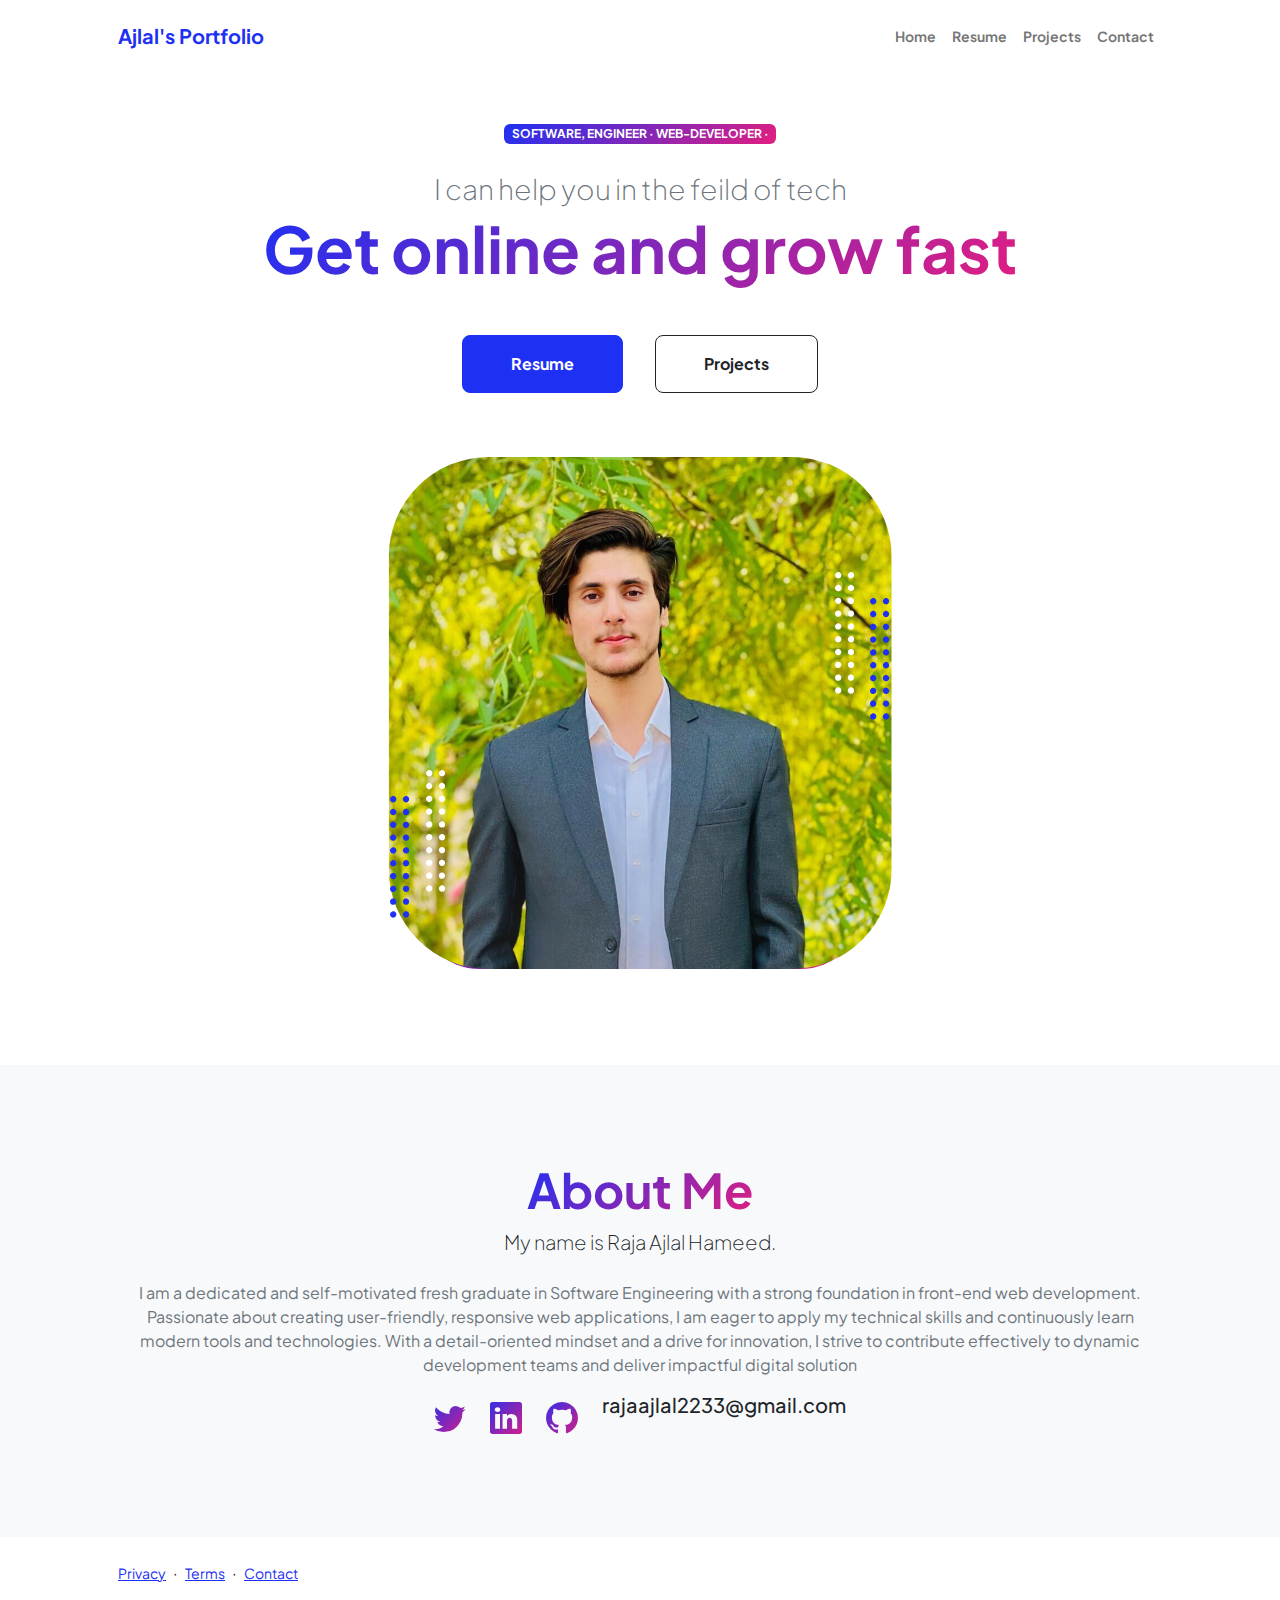
<file: index.html>
<!DOCTYPE html>
<html lang="en">
    <head>
        <meta charset="utf-8" />
        <meta name="viewport" content="width=device-width, initial-scale=1, shrink-to-fit=no" />
        <meta name="description" content="" />
        <meta name="author" content="" />
        <title>Ajlal's Resume</title>
        <!-- Favicon-->
        <link rel="icon" type="image/x-icon" href="assets/favicon.ico" />
        <!-- Custom Google font-->
        <link rel="preconnect" href="https://fonts.googleapis.com" />
        <link rel="preconnect" href="https://fonts.gstatic.com" crossorigin />
        <link href="https://fonts.googleapis.com/css2?family=Plus+Jakarta+Sans:wght@100;200;300;400;500;600;700;800;900&amp;display=swap" rel="stylesheet" />
        <!-- Bootstrap icons-->
        <link href="https://cdn.jsdelivr.net/npm/bootstrap-icons@1.8.1/font/bootstrap-icons.css" rel="stylesheet" />
        <!-- Core theme CSS (includes Bootstrap)-->
        <link href="css/styles.css" rel="stylesheet" />
    </head>
    <body class="d-flex flex-column h-100">
        <main class="flex-shrink-0">
            <!-- Navigation-->
            <nav class="navbar navbar-expand-lg navbar-light bg-white py-3">
                <div class="container px-5">
                    <a class="navbar-brand" href="index.html"><span class="fw-bolder text-primary">Ajlal's Portfolio</span></a>
                    <button class="navbar-toggler" type="button" data-bs-toggle="collapse" data-bs-target="#navbarSupportedContent" aria-controls="navbarSupportedContent" aria-expanded="false" aria-label="Toggle navigation"><span class="navbar-toggler-icon"></span></button>
                    <div class="collapse navbar-collapse" id="navbarSupportedContent">
                        <ul class="navbar-nav ms-auto mb-2 mb-lg-0 small fw-bolder">
                            <li class="nav-item"><a class="nav-link" href="index.html">Home</a></li>
                            <li class="nav-item"><a class="nav-link" href="resume.html">Resume</a></li>
                            <li class="nav-item"><a class="nav-link" href="projects.html">Projects</a></li>
                            <li class="nav-item"><a class="nav-link" href="contact.html">Contact</a></li>
                        </ul>
                    </div>
                </div>
            </nav>
            <!-- Header-->
            <header class="py-5">
                <div class="container px-5 pb-5">
                    <div class="row gx-5 align-items-center">
                        <div class="col-xxl-5">
                            <!-- Header text content-->
                            <div class="text-center text-xxl-start">
                                <div class="badge bg-gradient-primary-to-secondary text-white mb-4"><div class="text-uppercase">Software, Engineer &middot; Web-Developer &middot; </div></div>
                                <div class="fs-3 fw-light text-muted">I can help you in the feild of tech</div>
                                <h1 class="display-3 fw-bolder mb-5"><span class="text-gradient d-inline">Get online and grow fast</span></h1>
                                <div class="d-grid gap-3 d-sm-flex justify-content-sm-center justify-content-xxl-start mb-3">
                                    <a class="btn btn-primary btn-lg px-5 py-3 me-sm-3 fs-6 fw-bolder" href="resume.html">Resume</a>
                                    <a class="btn btn-outline-dark btn-lg px-5 py-3 fs-6 fw-bolder" href="projects.html">Projects</a>
                                </div>
                            </div>
                        </div>
                        <div class="col-xxl-7">
                            <!-- Header profile picture-->
                            <div class="d-flex justify-content-center mt-5 mt-xxl-0">
                                <div class="profile bg-gradient-primary-to-secondary">
                                    <!-- TIP: For best results, use a photo with a transparent background like the demo example below-->
                                    <!-- Watch a tutorial on how to do this on YouTube (link)-->
                                    <img class="profile-img" src="
                                    assets/picture.jpeg" alt="..." />
                                    <div class="dots-1">
                                        <!-- SVG Dots-->
                                        <svg version="1.1" xmlns="http://www.w3.org/2000/svg" xmlns:xlink="http://www.w3.org/1999/xlink" x="0px" y="0px" viewBox="0 0 191.6 1215.4" style="enable-background: new 0 0 191.6 1215.4" xml:space="preserve">
                                            <g transform="translate(0.000000,1280.000000) scale(0.100000,-0.100000)">
                                                <path d="M227.7,12788.6c-105-35-200-141-222-248c-43-206,163-412,369-369c155,32,275,190,260,339c-11,105-90,213-190,262        C383.7,12801.6,289.7,12808.6,227.7,12788.6z"></path>
                                                <path d="M1507.7,12788.6c-151-50-253-216-222-362c25-119,136-230,254-255c194-41,395,142,375,339c-11,105-90,213-190,262        C1663.7,12801.6,1569.7,12808.6,1507.7,12788.6z"></path>
                                                <path d="M227.7,11508.6c-105-35-200-141-222-248c-43-206,163-412,369-369c155,32,275,190,260,339c-11,105-90,213-190,262        C383.7,11521.6,289.7,11528.6,227.7,11508.6z"></path>
                                                <path d="M1507.7,11508.6c-151-50-253-216-222-362c25-119,136-230,254-255c194-41,395,142,375,339c-11,105-90,213-190,262        C1663.7,11521.6,1569.7,11528.6,1507.7,11508.6z"></path>
                                                <path d="M227.7,10228.6c-105-35-200-141-222-248c-43-206,163-412,369-369c155,32,275,190,260,339c-11,105-90,213-190,262        C383.7,10241.6,289.7,10248.6,227.7,10228.6z"></path>
                                                <path d="M1507.7,10228.6c-105-35-200-141-222-248c-43-206,163-412,369-369c155,32,275,190,260,339c-11,105-90,213-190,262        C1663.7,10241.6,1569.7,10248.6,1507.7,10228.6z"></path>
                                                <path d="M227.7,8948.6c-105-35-200-141-222-248c-43-206,163-412,369-369c155,32,275,190,260,339c-11,105-90,213-190,262        C383.7,8961.6,289.7,8968.6,227.7,8948.6z"></path>
                                                <path d="M1507.7,8948.6c-105-35-200-141-222-248c-43-206,163-412,369-369c155,32,275,190,260,339c-11,105-90,213-190,262        C1663.7,8961.6,1569.7,8968.6,1507.7,8948.6z"></path>
                                                <path d="M227.7,7668.6c-105-35-200-141-222-248c-43-206,163-412,369-369c155,32,275,190,260,339c-11,105-90,213-190,262        C383.7,7681.6,289.7,7688.6,227.7,7668.6z"></path>
                                                <path d="M1507.7,7668.6c-105-35-200-141-222-248c-43-206,163-412,369-369c155,32,275,190,260,339c-11,105-90,213-190,262        C1663.7,7681.6,1569.7,7688.6,1507.7,7668.6z"></path>
                                                <path d="M227.7,6388.6c-105-35-200-141-222-248c-43-206,163-412,369-369c155,32,275,190,260,339c-11,105-90,213-190,262        C383.7,6401.6,289.7,6408.6,227.7,6388.6z"></path>
                                                <path d="M1507.7,6388.6c-105-35-200-141-222-248c-43-206,163-412,369-369c155,32,275,190,260,339c-11,105-90,213-190,262        C1663.7,6401.6,1569.7,6408.6,1507.7,6388.6z"></path>
                                                <path d="M227.7,5108.6c-105-35-200-141-222-248c-43-206,163-412,369-369c155,32,275,190,260,339c-11,105-90,213-190,262        C383.7,5121.6,289.7,5128.6,227.7,5108.6z"></path>
                                                <path d="M1507.7,5108.6c-105-35-200-141-222-248c-43-206,163-412,369-369c155,32,275,190,260,339c-11,105-90,213-190,262        C1663.7,5121.6,1569.7,5128.6,1507.7,5108.6z"></path>
                                                <path d="M227.7,3828.6c-105-35-200-141-222-248c-43-206,163-412,369-369c155,32,275,190,260,339c-11,105-90,213-190,262        C383.7,3841.6,289.7,3848.6,227.7,3828.6z"></path>
                                                <path d="M1507.7,3828.6c-105-35-200-141-222-248c-43-206,163-412,369-369c155,32,275,190,260,339c-11,105-90,213-190,262        C1663.7,3841.6,1569.7,3848.6,1507.7,3828.6z"></path>
                                                <path d="M227.7,2548.6c-105-35-200-141-222-248c-43-206,163-412,369-369c155,32,275,190,260,339c-11,105-90,213-190,262        C383.7,2561.6,289.7,2568.6,227.7,2548.6z"></path>
                                                <path d="M1507.7,2548.6c-105-35-200-141-222-248c-43-206,163-412,369-369c155,32,275,190,260,339c-11,105-90,213-190,262        C1663.7,2561.6,1569.7,2568.6,1507.7,2548.6z"></path>
                                                <path d="M227.7,1268.6c-105-35-200-141-222-248c-43-206,163-412,369-369c155,32,275,190,260,339c-11,105-90,213-190,262        C383.7,1281.6,289.7,1288.6,227.7,1268.6z"></path>
                                                <path d="M1507.7,1268.6c-105-35-200-141-222-248c-43-206,163-412,369-369c155,32,275,190,260,339c-11,105-90,213-190,262        C1663.7,1281.6,1569.7,1288.6,1507.7,1268.6z"></path>
                                            </g>
                                        </svg>
                                        <!-- END of SVG dots-->
                                    </div>
                                    <div class="dots-2">
                                        <!-- SVG Dots-->
                                        <svg version="1.1" xmlns="http://www.w3.org/2000/svg" xmlns:xlink="http://www.w3.org/1999/xlink" x="0px" y="0px" viewBox="0 0 191.6 1215.4" style="enable-background: new 0 0 191.6 1215.4" xml:space="preserve">
                                            <g transform="translate(0.000000,1280.000000) scale(0.100000,-0.100000)">
                                                <path d="M227.7,12788.6c-105-35-200-141-222-248c-43-206,163-412,369-369c155,32,275,190,260,339c-11,105-90,213-190,262        C383.7,12801.6,289.7,12808.6,227.7,12788.6z"></path>
                                                <path d="M1507.7,12788.6c-151-50-253-216-222-362c25-119,136-230,254-255c194-41,395,142,375,339c-11,105-90,213-190,262        C1663.7,12801.6,1569.7,12808.6,1507.7,12788.6z"></path>
                                                <path d="M227.7,11508.6c-105-35-200-141-222-248c-43-206,163-412,369-369c155,32,275,190,260,339c-11,105-90,213-190,262        C383.7,11521.6,289.7,11528.6,227.7,11508.6z"></path>
                                                <path d="M1507.7,11508.6c-151-50-253-216-222-362c25-119,136-230,254-255c194-41,395,142,375,339c-11,105-90,213-190,262        C1663.7,11521.6,1569.7,11528.6,1507.7,11508.6z"></path>
                                                <path d="M227.7,10228.6c-105-35-200-141-222-248c-43-206,163-412,369-369c155,32,275,190,260,339c-11,105-90,213-190,262        C383.7,10241.6,289.7,10248.6,227.7,10228.6z"></path>
                                                <path d="M1507.7,10228.6c-105-35-200-141-222-248c-43-206,163-412,369-369c155,32,275,190,260,339c-11,105-90,213-190,262        C1663.7,10241.6,1569.7,10248.6,1507.7,10228.6z"></path>
                                                <path d="M227.7,8948.6c-105-35-200-141-222-248c-43-206,163-412,369-369c155,32,275,190,260,339c-11,105-90,213-190,262        C383.7,8961.6,289.7,8968.6,227.7,8948.6z"></path>
                                                <path d="M1507.7,8948.6c-105-35-200-141-222-248c-43-206,163-412,369-369c155,32,275,190,260,339c-11,105-90,213-190,262        C1663.7,8961.6,1569.7,8968.6,1507.7,8948.6z"></path>
                                                <path d="M227.7,7668.6c-105-35-200-141-222-248c-43-206,163-412,369-369c155,32,275,190,260,339c-11,105-90,213-190,262        C383.7,7681.6,289.7,7688.6,227.7,7668.6z"></path>
                                                <path d="M1507.7,7668.6c-105-35-200-141-222-248c-43-206,163-412,369-369c155,32,275,190,260,339c-11,105-90,213-190,262        C1663.7,7681.6,1569.7,7688.6,1507.7,7668.6z"></path>
                                                <path d="M227.7,6388.6c-105-35-200-141-222-248c-43-206,163-412,369-369c155,32,275,190,260,339c-11,105-90,213-190,262        C383.7,6401.6,289.7,6408.6,227.7,6388.6z"></path>
                                                <path d="M1507.7,6388.6c-105-35-200-141-222-248c-43-206,163-412,369-369c155,32,275,190,260,339c-11,105-90,213-190,262        C1663.7,6401.6,1569.7,6408.6,1507.7,6388.6z"></path>
                                                <path d="M227.7,5108.6c-105-35-200-141-222-248c-43-206,163-412,369-369c155,32,275,190,260,339c-11,105-90,213-190,262        C383.7,5121.6,289.7,5128.6,227.7,5108.6z"></path>
                                                <path d="M1507.7,5108.6c-105-35-200-141-222-248c-43-206,163-412,369-369c155,32,275,190,260,339c-11,105-90,213-190,262        C1663.7,5121.6,1569.7,5128.6,1507.7,5108.6z"></path>
                                                <path d="M227.7,3828.6c-105-35-200-141-222-248c-43-206,163-412,369-369c155,32,275,190,260,339c-11,105-90,213-190,262        C383.7,3841.6,289.7,3848.6,227.7,3828.6z"></path>
                                                <path d="M1507.7,3828.6c-105-35-200-141-222-248c-43-206,163-412,369-369c155,32,275,190,260,339c-11,105-90,213-190,262        C1663.7,3841.6,1569.7,3848.6,1507.7,3828.6z"></path>
                                                <path d="M227.7,2548.6c-105-35-200-141-222-248c-43-206,163-412,369-369c155,32,275,190,260,339c-11,105-90,213-190,262        C383.7,2561.6,289.7,2568.6,227.7,2548.6z"></path>
                                                <path d="M1507.7,2548.6c-105-35-200-141-222-248c-43-206,163-412,369-369c155,32,275,190,260,339c-11,105-90,213-190,262        C1663.7,2561.6,1569.7,2568.6,1507.7,2548.6z"></path>
                                                <path d="M227.7,1268.6c-105-35-200-141-222-248c-43-206,163-412,369-369c155,32,275,190,260,339c-11,105-90,213-190,262        C383.7,1281.6,289.7,1288.6,227.7,1268.6z"></path>
                                                <path d="M1507.7,1268.6c-105-35-200-141-222-248c-43-206,163-412,369-369c155,32,275,190,260,339c-11,105-90,213-190,262        C1663.7,1281.6,1569.7,1288.6,1507.7,1268.6z"></path>
                                            </g>
                                        </svg>
                                        <!-- END of SVG dots-->
                                    </div>
                                    <div class="dots-3">
                                        <!-- SVG Dots-->
                                        <svg version="1.1" xmlns="http://www.w3.org/2000/svg" xmlns:xlink="http://www.w3.org/1999/xlink" x="0px" y="0px" viewBox="0 0 191.6 1215.4" style="enable-background: new 0 0 191.6 1215.4" xml:space="preserve">
                                            <g transform="translate(0.000000,1280.000000) scale(0.100000,-0.100000)">
                                                <path d="M227.7,12788.6c-105-35-200-141-222-248c-43-206,163-412,369-369c155,32,275,190,260,339c-11,105-90,213-190,262        C383.7,12801.6,289.7,12808.6,227.7,12788.6z"></path>
                                                <path d="M1507.7,12788.6c-151-50-253-216-222-362c25-119,136-230,254-255c194-41,395,142,375,339c-11,105-90,213-190,262        C1663.7,12801.6,1569.7,12808.6,1507.7,12788.6z"></path>
                                                <path d="M227.7,11508.6c-105-35-200-141-222-248c-43-206,163-412,369-369c155,32,275,190,260,339c-11,105-90,213-190,262        C383.7,11521.6,289.7,11528.6,227.7,11508.6z"></path>
                                                <path d="M1507.7,11508.6c-151-50-253-216-222-362c25-119,136-230,254-255c194-41,395,142,375,339c-11,105-90,213-190,262        C1663.7,11521.6,1569.7,11528.6,1507.7,11508.6z"></path>
                                                <path d="M227.7,10228.6c-105-35-200-141-222-248c-43-206,163-412,369-369c155,32,275,190,260,339c-11,105-90,213-190,262        C383.7,10241.6,289.7,10248.6,227.7,10228.6z"></path>
                                                <path d="M1507.7,10228.6c-105-35-200-141-222-248c-43-206,163-412,369-369c155,32,275,190,260,339c-11,105-90,213-190,262        C1663.7,10241.6,1569.7,10248.6,1507.7,10228.6z"></path>
                                                <path d="M227.7,8948.6c-105-35-200-141-222-248c-43-206,163-412,369-369c155,32,275,190,260,339c-11,105-90,213-190,262        C383.7,8961.6,289.7,8968.6,227.7,8948.6z"></path>
                                                <path d="M1507.7,8948.6c-105-35-200-141-222-248c-43-206,163-412,369-369c155,32,275,190,260,339c-11,105-90,213-190,262        C1663.7,8961.6,1569.7,8968.6,1507.7,8948.6z"></path>
                                                <path d="M227.7,7668.6c-105-35-200-141-222-248c-43-206,163-412,369-369c155,32,275,190,260,339c-11,105-90,213-190,262        C383.7,7681.6,289.7,7688.6,227.7,7668.6z"></path>
                                                <path d="M1507.7,7668.6c-105-35-200-141-222-248c-43-206,163-412,369-369c155,32,275,190,260,339c-11,105-90,213-190,262        C1663.7,7681.6,1569.7,7688.6,1507.7,7668.6z"></path>
                                                <path d="M227.7,6388.6c-105-35-200-141-222-248c-43-206,163-412,369-369c155,32,275,190,260,339c-11,105-90,213-190,262        C383.7,6401.6,289.7,6408.6,227.7,6388.6z"></path>
                                                <path d="M1507.7,6388.6c-105-35-200-141-222-248c-43-206,163-412,369-369c155,32,275,190,260,339c-11,105-90,213-190,262        C1663.7,6401.6,1569.7,6408.6,1507.7,6388.6z"></path>
                                                <path d="M227.7,5108.6c-105-35-200-141-222-248c-43-206,163-412,369-369c155,32,275,190,260,339c-11,105-90,213-190,262        C383.7,5121.6,289.7,5128.6,227.7,5108.6z"></path>
                                                <path d="M1507.7,5108.6c-105-35-200-141-222-248c-43-206,163-412,369-369c155,32,275,190,260,339c-11,105-90,213-190,262        C1663.7,5121.6,1569.7,5128.6,1507.7,5108.6z"></path>
                                                <path d="M227.7,3828.6c-105-35-200-141-222-248c-43-206,163-412,369-369c155,32,275,190,260,339c-11,105-90,213-190,262        C383.7,3841.6,289.7,3848.6,227.7,3828.6z"></path>
                                                <path d="M1507.7,3828.6c-105-35-200-141-222-248c-43-206,163-412,369-369c155,32,275,190,260,339c-11,105-90,213-190,262        C1663.7,3841.6,1569.7,3848.6,1507.7,3828.6z"></path>
                                                <path d="M227.7,2548.6c-105-35-200-141-222-248c-43-206,163-412,369-369c155,32,275,190,260,339c-11,105-90,213-190,262        C383.7,2561.6,289.7,2568.6,227.7,2548.6z"></path>
                                                <path d="M1507.7,2548.6c-105-35-200-141-222-248c-43-206,163-412,369-369c155,32,275,190,260,339c-11,105-90,213-190,262        C1663.7,2561.6,1569.7,2568.6,1507.7,2548.6z"></path>
                                                <path d="M227.7,1268.6c-105-35-200-141-222-248c-43-206,163-412,369-369c155,32,275,190,260,339c-11,105-90,213-190,262        C383.7,1281.6,289.7,1288.6,227.7,1268.6z"></path>
                                                <path d="M1507.7,1268.6c-105-35-200-141-222-248c-43-206,163-412,369-369c155,32,275,190,260,339c-11,105-90,213-190,262        C1663.7,1281.6,1569.7,1288.6,1507.7,1268.6z"></path>
                                            </g>
                                        </svg>
                                        <!-- END of SVG dots-->
                                    </div>
                                    <div class="dots-4">
                                        <!-- SVG Dots-->
                                        <svg version="1.1" xmlns="http://www.w3.org/2000/svg" xmlns:xlink="http://www.w3.org/1999/xlink" x="0px" y="0px" viewBox="0 0 191.6 1215.4" style="enable-background: new 0 0 191.6 1215.4" xml:space="preserve">
                                            <g transform="translate(0.000000,1280.000000) scale(0.100000,-0.100000)">
                                                <path d="M227.7,12788.6c-105-35-200-141-222-248c-43-206,163-412,369-369c155,32,275,190,260,339c-11,105-90,213-190,262        C383.7,12801.6,289.7,12808.6,227.7,12788.6z"></path>
                                                <path d="M1507.7,12788.6c-151-50-253-216-222-362c25-119,136-230,254-255c194-41,395,142,375,339c-11,105-90,213-190,262        C1663.7,12801.6,1569.7,12808.6,1507.7,12788.6z"></path>
                                                <path d="M227.7,11508.6c-105-35-200-141-222-248c-43-206,163-412,369-369c155,32,275,190,260,339c-11,105-90,213-190,262        C383.7,11521.6,289.7,11528.6,227.7,11508.6z"></path>
                                                <path d="M1507.7,11508.6c-151-50-253-216-222-362c25-119,136-230,254-255c194-41,395,142,375,339c-11,105-90,213-190,262        C1663.7,11521.6,1569.7,11528.6,1507.7,11508.6z"></path>
                                                <path d="M227.7,10228.6c-105-35-200-141-222-248c-43-206,163-412,369-369c155,32,275,190,260,339c-11,105-90,213-190,262        C383.7,10241.6,289.7,10248.6,227.7,10228.6z"></path>
                                                <path d="M1507.7,10228.6c-105-35-200-141-222-248c-43-206,163-412,369-369c155,32,275,190,260,339c-11,105-90,213-190,262        C1663.7,10241.6,1569.7,10248.6,1507.7,10228.6z"></path>
                                                <path d="M227.7,8948.6c-105-35-200-141-222-248c-43-206,163-412,369-369c155,32,275,190,260,339c-11,105-90,213-190,262        C383.7,8961.6,289.7,8968.6,227.7,8948.6z"></path>
                                                <path d="M1507.7,8948.6c-105-35-200-141-222-248c-43-206,163-412,369-369c155,32,275,190,260,339c-11,105-90,213-190,262        C1663.7,8961.6,1569.7,8968.6,1507.7,8948.6z"></path>
                                                <path d="M227.7,7668.6c-105-35-200-141-222-248c-43-206,163-412,369-369c155,32,275,190,260,339c-11,105-90,213-190,262        C383.7,7681.6,289.7,7688.6,227.7,7668.6z"></path>
                                                <path d="M1507.7,7668.6c-105-35-200-141-222-248c-43-206,163-412,369-369c155,32,275,190,260,339c-11,105-90,213-190,262        C1663.7,7681.6,1569.7,7688.6,1507.7,7668.6z"></path>
                                                <path d="M227.7,6388.6c-105-35-200-141-222-248c-43-206,163-412,369-369c155,32,275,190,260,339c-11,105-90,213-190,262        C383.7,6401.6,289.7,6408.6,227.7,6388.6z"></path>
                                                <path d="M1507.7,6388.6c-105-35-200-141-222-248c-43-206,163-412,369-369c155,32,275,190,260,339c-11,105-90,213-190,262        C1663.7,6401.6,1569.7,6408.6,1507.7,6388.6z"></path>
                                                <path d="M227.7,5108.6c-105-35-200-141-222-248c-43-206,163-412,369-369c155,32,275,190,260,339c-11,105-90,213-190,262        C383.7,5121.6,289.7,5128.6,227.7,5108.6z"></path>
                                                <path d="M1507.7,5108.6c-105-35-200-141-222-248c-43-206,163-412,369-369c155,32,275,190,260,339c-11,105-90,213-190,262        C1663.7,5121.6,1569.7,5128.6,1507.7,5108.6z"></path>
                                                <path d="M227.7,3828.6c-105-35-200-141-222-248c-43-206,163-412,369-369c155,32,275,190,260,339c-11,105-90,213-190,262        C383.7,3841.6,289.7,3848.6,227.7,3828.6z"></path>
                                                <path d="M1507.7,3828.6c-105-35-200-141-222-248c-43-206,163-412,369-369c155,32,275,190,260,339c-11,105-90,213-190,262        C1663.7,3841.6,1569.7,3848.6,1507.7,3828.6z"></path>
                                                <path d="M227.7,2548.6c-105-35-200-141-222-248c-43-206,163-412,369-369c155,32,275,190,260,339c-11,105-90,213-190,262        C383.7,2561.6,289.7,2568.6,227.7,2548.6z"></path>
                                                <path d="M1507.7,2548.6c-105-35-200-141-222-248c-43-206,163-412,369-369c155,32,275,190,260,339c-11,105-90,213-190,262        C1663.7,2561.6,1569.7,2568.6,1507.7,2548.6z"></path>
                                                <path d="M227.7,1268.6c-105-35-200-141-222-248c-43-206,163-412,369-369c155,32,275,190,260,339c-11,105-90,213-190,262        C383.7,1281.6,289.7,1288.6,227.7,1268.6z"></path>
                                                <path d="M1507.7,1268.6c-105-35-200-141-222-248c-43-206,163-412,369-369c155,32,275,190,260,339c-11,105-90,213-190,262        C1663.7,1281.6,1569.7,1288.6,1507.7,1268.6z"></path>
                                            </g>
                                        </svg>
                                        <!-- END of SVG dots-->
                                    </div>
                                </div>
                            </div>
                        </div>
                    </div>
                </div>
            </header>
            <!-- About Section-->
            <section class="bg-light py-5">
                <div class="container px-5">
                    <div class="row gx-5 justify-content-center">
                        <div class="col-xxl-8">
                            <div class="text-center my-5">
                                <h2 class="display-5 fw-bolder"><span class="text-gradient d-inline">About Me</span></h2>
                                <p class="lead fw-light mb-4">My name is Raja Ajlal Hameed.</p>
                                <p class="text-muted">I am a dedicated and self-motivated fresh graduate in Software Engineering with a strong
                                    foundation in front-end web development. Passionate about creating user-friendly,
                                    responsive web applications, I am eager to apply my technical skills and continuously
                                    learn modern tools and technologies. With a detail-oriented mindset and a drive for
                                    innovation, I strive to contribute effectively to dynamic development teams and deliver
                                    impactful digital solution
                                    </p>
                                <div class="d-flex justify-content-center fs-2 gap-4">
                                    <a class="text-gradient" href="#!"><i class="bi bi-twitter"></i></a>
                                    <a class="text-gradient" href="https://www.linkedin.com/in/raja-ajlal-hameed/"><i class="bi bi-linkedin"></i></a>
                                    <a class="text-gradient" href="https://github.com/"><i class="bi bi-github"></i></a>
                                    <h5>rajaajlal2233@gmail.com</h5>
                                
                                
        
                                </div>
                            </div>
                        </div>
                    </div>
                </div>
            </section>
        </main>
        <!-- Footer-->
        <footer class="bg-white py-4 mt-auto">
            <div class="container px-5">
                <div class="row align-items-center justify-content-between flex-column flex-sm-row">
                    <!-- <div class="col-auto"><div class="small m-0">Copyright &copy; Your Website 2023</div></div> -->
                    <div class="col-auto">
                        <a class="small" href="#!">Privacy</a>
                        <span class="mx-1">&middot;</span>
                        <a class="small" href="#!">Terms</a>
                        <span class="mx-1">&middot;</span>
                        <a class="small" href="#!">Contact</a>
                    </div>
                </div>
            </div>
        </footer>
        <!-- Bootstrap core JS-->
        <script src="https://cdn.jsdelivr.net/npm/bootstrap@5.2.3/dist/js/bootstrap.bundle.min.js"></script>
        <!-- Core theme JS-->
        <script src="js/scripts.js"></script>
    </body>
</html>
</file>
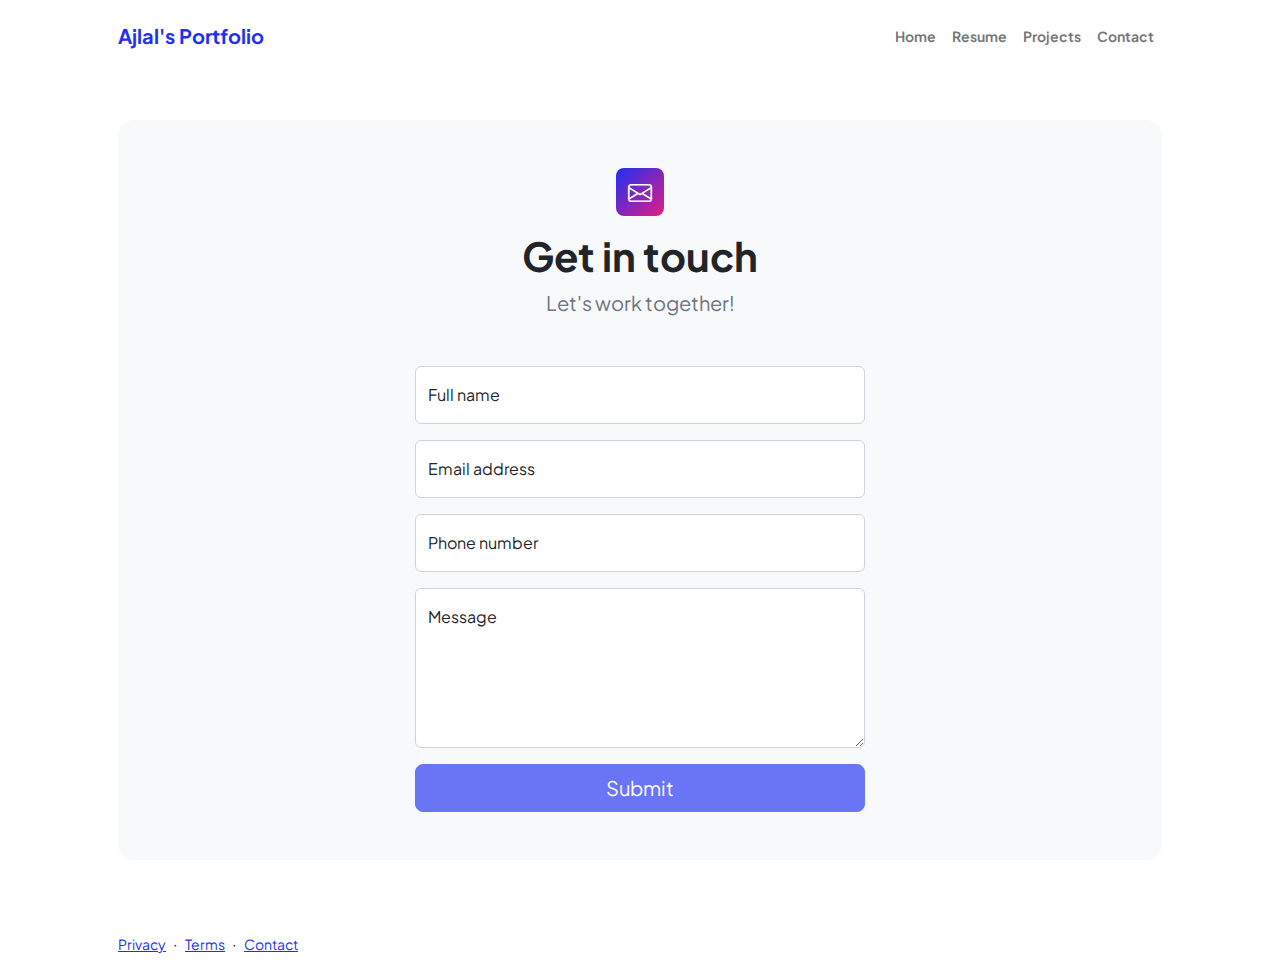
<file: contact.html>
<!DOCTYPE html>
<html lang="en">
    <head>
        <meta charset="utf-8" />
        <meta name="viewport" content="width=device-width, initial-scale=1, shrink-to-fit=no" />
        <meta name="description" content />
        <meta name="author" content />
        <title>Modern Business - Start Bootstrap Template</title>
        <!-- Favicon-->
        <link rel="icon" type="image/x-icon" href="assets/favicon.ico" />
        <!-- Custom Google font-->
        <link rel="preconnect" href="https://fonts.googleapis.com" />
        <link rel="preconnect" href="https://fonts.gstatic.com" crossorigin />
        <link href="https://fonts.googleapis.com/css2?family=Plus+Jakarta+Sans:wght@100;200;300;400;500;600;700;800;900&amp;display=swap" rel="stylesheet" />
        <!-- Bootstrap icons-->
        <link href="https://cdn.jsdelivr.net/npm/bootstrap-icons@1.8.1/font/bootstrap-icons.css" rel="stylesheet" />
        <!-- Core theme CSS (includes Bootstrap)-->
        <link href="css/styles.css" rel="stylesheet" />
    </head>
    <body class="d-flex flex-column">
        <main class="flex-shrink-0">
            <!-- Navigation-->
            <nav class="navbar navbar-expand-lg navbar-light bg-white py-3">
                <div class="container px-5">
                    <a class="navbar-brand" href="index.html"><span class="fw-bolder text-primary">Ajlal's Portfolio</span></a>
                    <button class="navbar-toggler" type="button" data-bs-toggle="collapse" data-bs-target="#navbarSupportedContent" aria-controls="navbarSupportedContent" aria-expanded="false" aria-label="Toggle navigation"><span class="navbar-toggler-icon"></span></button>
                    <div class="collapse navbar-collapse" id="navbarSupportedContent">
                        <ul class="navbar-nav ms-auto mb-2 mb-lg-0 small fw-bolder">
                            <li class="nav-item"><a class="nav-link" href="index.html">Home</a></li>
                            <li class="nav-item"><a class="nav-link" href="resume.html">Resume</a></li>
                            <li class="nav-item"><a class="nav-link" href="projects.html">Projects</a></li>
                            <li class="nav-item"><a class="nav-link" href="contact.html">Contact</a></li>
                        </ul>
                    </div>
                </div>
            </nav>
            <!-- Page content-->
            <section class="py-5">
                <div class="container px-5">
                    <!-- Contact form-->
                    <div class="bg-light rounded-4 py-5 px-4 px-md-5">
                        <div class="text-center mb-5">
                            <div class="feature bg-primary bg-gradient-primary-to-secondary text-white rounded-3 mb-3"><i class="bi bi-envelope"></i></div>
                            <h1 class="fw-bolder">Get in touch</h1>
                            <p class="lead fw-normal text-muted mb-0">Let's work together!</p>
                        </div>
                        <div class="row gx-5 justify-content-center">
                            <div class="col-lg-8 col-xl-6">
                                <!-- * * * * * * * * * * * * * * *-->
                                <!-- * * SB Forms Contact Form * *-->
                                <!-- * * * * * * * * * * * * * * *-->
                                <!-- This form is pre-integrated with SB Forms.-->
                                <!-- To make this form functional, sign up at-->
                                <!-- https://startbootstrap.com/solution/contact-forms-->
                                <!-- to get an API token!-->
                                <form id="contactForm" data-sb-form-api-token="API_TOKEN">
                                    <!-- Name input-->
                                    <div class="form-floating mb-3">
                                        <input class="form-control" id="name" type="text" placeholder="Enter your name..." data-sb-validations="required" />
                                        <label for="name">Full name</label>
                                        <div class="invalid-feedback" data-sb-feedback="name:required">A name is required.</div>
                                    </div>
                                    <!-- Email address input-->
                                    <div class="form-floating mb-3">
                                        <input class="form-control" id="email" type="email" placeholder="name@example.com" data-sb-validations="required,email" />
                                        <label for="email">Email address</label>
                                        <div class="invalid-feedback" data-sb-feedback="email:required">An email is required.</div>
                                        <div class="invalid-feedback" data-sb-feedback="email:email">Email is not valid.</div>
                                    </div>
                                    <!-- Phone number input-->
                                    <div class="form-floating mb-3">
                                        <input class="form-control" id="phone" type="tel" placeholder="(123) 456-7890" data-sb-validations="required" />
                                        <label for="phone">Phone number</label>
                                        <div class="invalid-feedback" data-sb-feedback="phone:required">A phone number is required.</div>
                                    </div>
                                    <!-- Message input-->
                                    <div class="form-floating mb-3">
                                        <textarea class="form-control" id="message" type="text" placeholder="Enter your message here..." style="height: 10rem" data-sb-validations="required"></textarea>
                                        <label for="message">Message</label>
                                        <div class="invalid-feedback" data-sb-feedback="message:required">A message is required.</div>
                                    </div>
                                    <!-- Submit success message-->
                                    <!---->
                                    <!-- This is what your users will see when the form-->
                                    <!-- has successfully submitted-->
                                    <div class="d-none" id="submitSuccessMessage">
                                        <div class="text-center mb-3">
                                            <div class="fw-bolder">Form submission successful!</div>
                                            To activate this form, sign up at
                                            <br />
                                            <a href="https://startbootstrap.com/solution/contact-forms">https://startbootstrap.com/solution/contact-forms</a>
                                        </div>
                                    </div>
                                    <!-- Submit error message-->
                                    <!---->
                                    <!-- This is what your users will see when there is-->
                                    <!-- an error submitting the form-->
                                    <div class="d-none" id="submitErrorMessage"><div class="text-center text-danger mb-3">Error sending message!</div></div>
                                    <!-- Submit Button-->
                                    <div class="d-grid"><button class="btn btn-primary btn-lg disabled" id="submitButton" type="submit">Submit</button></div>
                                </form>
                            </div>
                        </div>
                    </div>
                </div>
            </section>
        </main>
        <!-- Footer-->
        <footer class="bg-white py-4 mt-auto">
            <div class="container px-5">
                <div class="row align-items-center justify-content-between flex-column flex-sm-row">
                    <!-- <div class="col-auto"><div class="small m-0">Copyright &copy; Your Website 2023</div></div> -->
                    <div class="col-auto">
                        <a class="small" href="#!">Privacy</a>
                        <span class="mx-1">&middot;</span>
                        <a class="small" href="#!">Terms</a>
                        <span class="mx-1">&middot;</span>
                        <a class="small" href="#!">Contact</a>
                    </div>
                </div>
            </div>
        </footer>
        <!-- Bootstrap core JS-->
        <script src="https://cdn.jsdelivr.net/npm/bootstrap@5.2.3/dist/js/bootstrap.bundle.min.js"></script>
        <!-- Core theme JS-->
        <script src="js/scripts.js"></script>
        <!-- * * * * * * * * * * * * * * * * * * * * * * * * * * * * * * * * * * * * * * * *-->
        <!-- * *                               SB Forms JS                               * *-->
        <!-- * * Activate your form at https://startbootstrap.com/solution/contact-forms * *-->
        <!-- * * * * * * * * * * * * * * * * * * * * * * * * * * * * * * * * * * * * * * * *-->
        <script src="https://cdn.startbootstrap.com/sb-forms-latest.js"></script>
    </body>
</html>
</file>
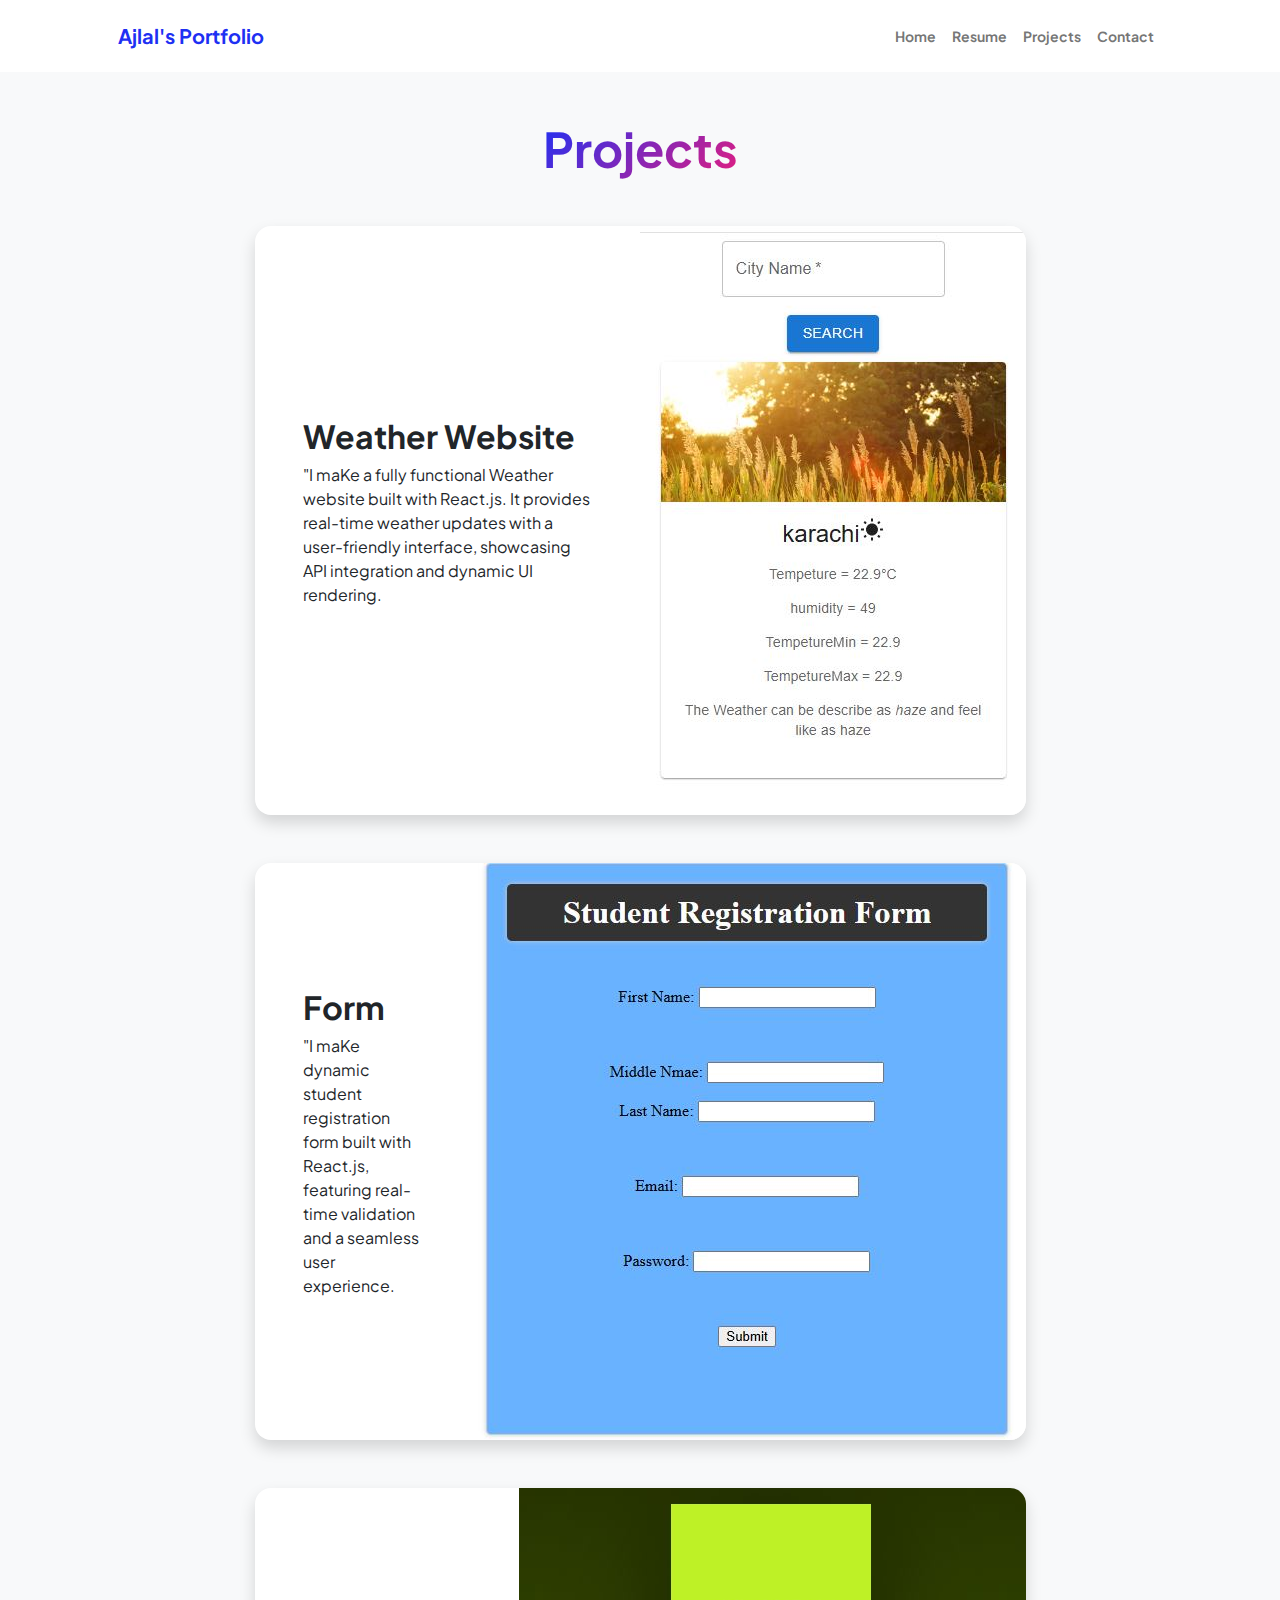
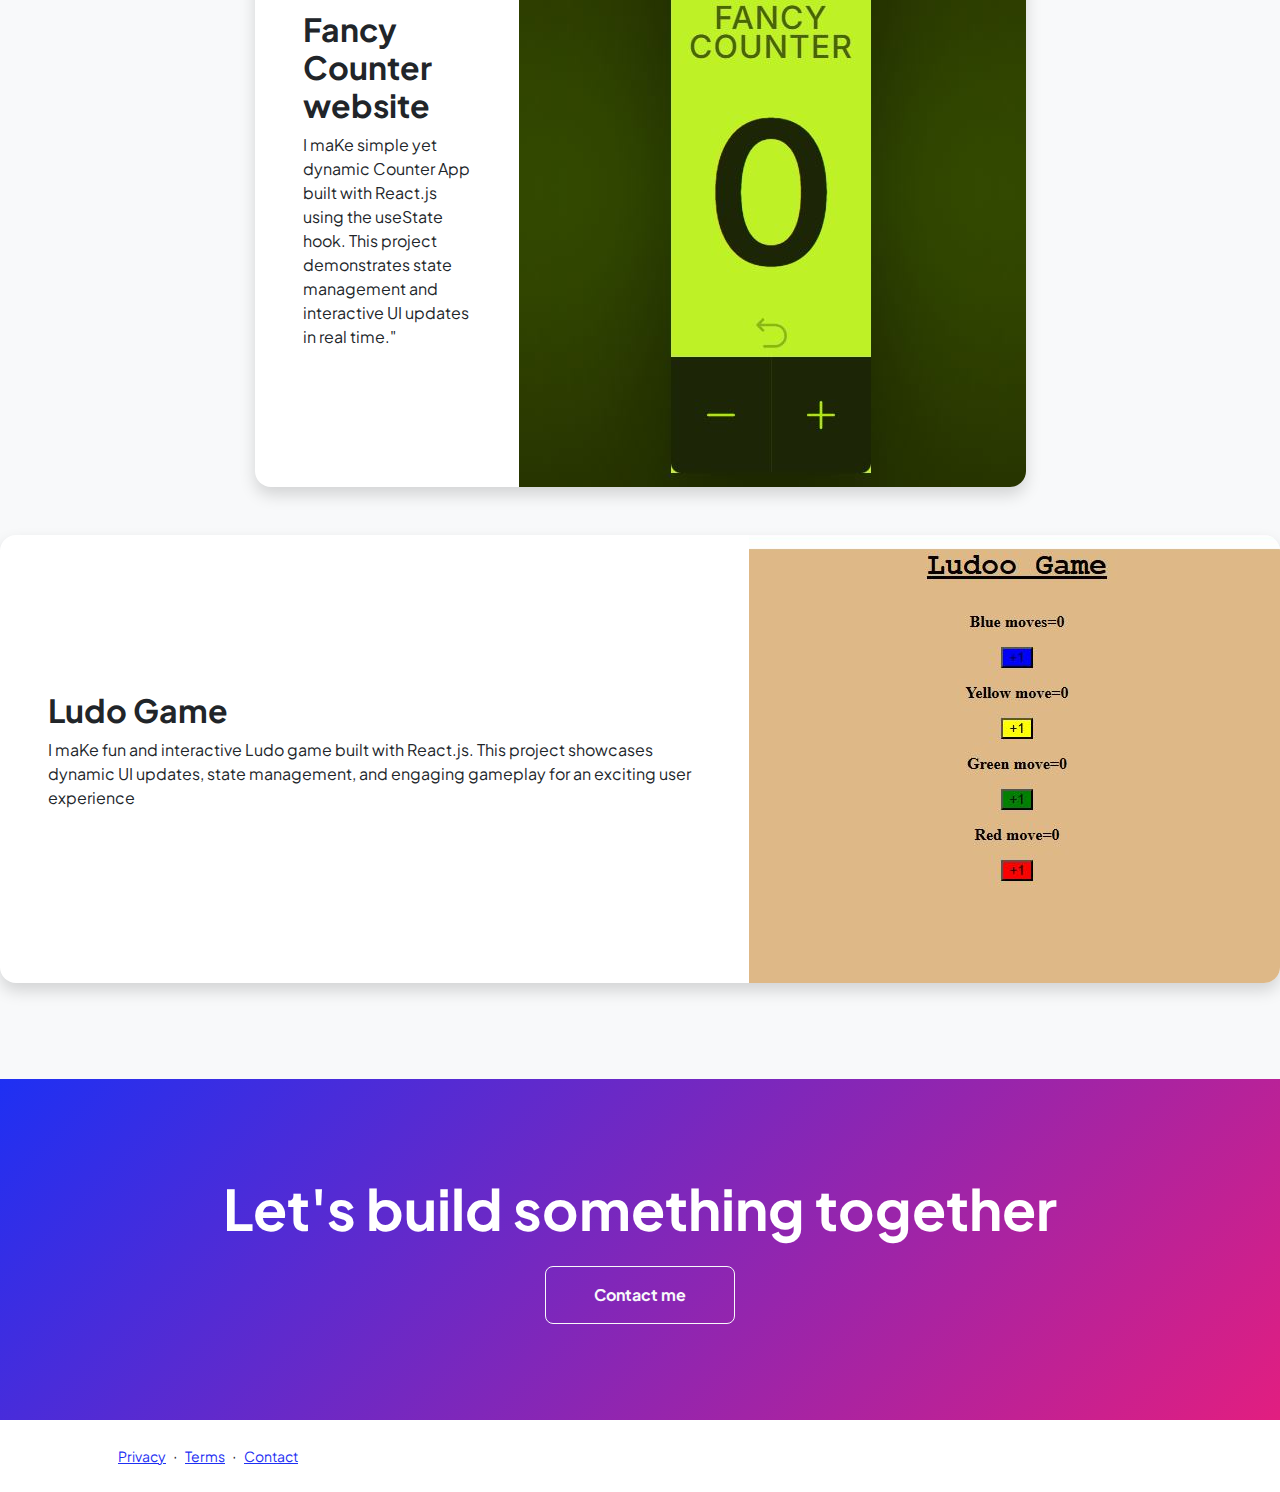
<file: projects.html>
<!DOCTYPE html>
<html lang="en">
    <head>
        <meta charset="utf-8" />
        <meta name="viewport" content="width=device-width, initial-scale=1, shrink-to-fit=no" />
        <meta name="description" content="" />
        <meta name="author" content="" />
        <title>Modern Business - Start Bootstrap Template</title>
        <!-- Favicon-->
        <link rel="icon" type="image/x-icon" href="assets/favicon.ico" />
        <!-- Custom Google font-->
        <link rel="preconnect" href="https://fonts.googleapis.com" />
        <link rel="preconnect" href="https://fonts.gstatic.com" crossorigin />
        <link href="https://fonts.googleapis.com/css2?family=Plus+Jakarta+Sans:wght@100;200;300;400;500;600;700;800;900&amp;display=swap" rel="stylesheet" />
        <!-- Bootstrap icons-->
        <link href="https://cdn.jsdelivr.net/npm/bootstrap-icons@1.8.1/font/bootstrap-icons.css" rel="stylesheet" />
        <!-- Core theme CSS (includes Bootstrap)-->
        <link href="css/styles.css" rel="stylesheet" />
    </head>
    <body class="d-flex flex-column h-100 bg-light">
        <main class="flex-shrink-0">
            <!-- Navigation-->
            <nav class="navbar navbar-expand-lg navbar-light bg-white py-3">
                <div class="container px-5">
                    <a class="navbar-brand" href="index.html"><span class="fw-bolder text-primary">Ajlal's Portfolio</span></a>
                    <button class="navbar-toggler" type="button" data-bs-toggle="collapse" data-bs-target="#navbarSupportedContent" aria-controls="navbarSupportedContent" aria-expanded="false" aria-label="Toggle navigation"><span class="navbar-toggler-icon"></span></button>
                    <div class="collapse navbar-collapse" id="navbarSupportedContent">
                        <ul class="navbar-nav ms-auto mb-2 mb-lg-0 small fw-bolder">
                            <li class="nav-item"><a class="nav-link" href="index.html">Home</a></li>
                            <li class="nav-item"><a class="nav-link" href="resume.html">Resume</a></li>
                            <li class="nav-item"><a class="nav-link" href="projects.html">Projects</a></li>
                            <li class="nav-item"><a class="nav-link" href="contact.html">Contact</a></li>
                        </ul>
                    </div>
                </div>
            </nav>
            <!-- Projects Section-->
            <section class="py-5">
                <div class="container px-5 mb-5">
                    <div class="text-center mb-5">
                        <h1 class="display-5 fw-bolder mb-0"><span class="text-gradient d-inline">Projects</span></h1>
                    </div>
                    <div class="row gx-5 justify-content-center">
                        <div class="col-lg-11 col-xl-9 col-xxl-8">
                            <!-- Project Card 1-->
                            <div class="card overflow-hidden shadow rounded-4 border-0 mb-5">
                                <div class="card-body p-0">
                                    <div class="d-flex align-items-center">
                                        <div class="p-5">
                                            <h2 class="fw-bolder">Weather Website</h2>
                                            <p>
                                                "I maKe a fully functional Weather website built with React.js. It provides real-time weather updates with a user-friendly interface, showcasing API integration and dynamic UI rendering.</p>
                                        </div>
                                        <img class="img-fluid" src="assets/weather app.JPG" alt="..." />
                                    </div>
                                </div>
                            </div>




                            <!-- project 2 -->
                            <div class="card overflow-hidden shadow rounded-4 border-0 mb-5">
                                <div class="card-body p-0">
                                    <div class="d-flex align-items-center">
                                        <div class="p-5">
                                            <h2 class="fw-bolder">Form</h2>
                                            <p>
                                                "I maKe dynamic student registration form built with React.js, featuring real-time validation and a seamless user experience.</p>
                                        </div>
                                        <img class="img-fluid" src="assets/form pic.JPG" alt="..." />
                                    </div>
                                </div>
                            </div>

                            <!-- Project Card 3-->
                            <div class="card overflow-hidden shadow rounded-4 border-0">
                                <div class="card-body p-0">
                                    <div class="d-flex align-items-center">
                                        <div class="p-5">
                                            <h2 class="fw-bolder">Fancy Counter website</h2>
                                            <p>I maKe simple yet dynamic Counter App built with React.js using the useState hook. This project demonstrates state management and interactive UI updates in real time." </p>
                                        </div>
                                        <img class="img-fluid" src="assets/counter.JPG" alt="..." />
                                    </div>
                                </div>
                            </div>
                        </div>
                    </div>
                </div>

                <!-- project 4 -->
                <div class="card overflow-hidden shadow rounded-4 border-0 mb-5">
                    <div class="card-body p-0">
                        <div class="d-flex align-items-center">
                            <div class="p-5">
                                <h2 class="fw-bolder">Ludo Game</h2>
                                <p>
                                    I maKe fun and interactive Ludo game built with React.js. This project showcases dynamic UI updates, state management, and engaging gameplay for an exciting user experience</p>
                            </div>
                            <img class="img-fluid" src="assets/ludoo.JPG" alt="..." />
                        </div>
                    </div>
                </div>

            </section>
            <!-- Call to action section-->
            <section class="py-5 bg-gradient-primary-to-secondary text-white">
                <div class="container px-5 my-5">
                    <div class="text-center">
                        <h2 class="display-4 fw-bolder mb-4">Let's build something together</h2>
                        <a class="btn btn-outline-light btn-lg px-5 py-3 fs-6 fw-bolder" href="contact.html">Contact me</a>
                    </div>
                </div>
            </section>
        </main>
        <!-- Footer-->
        <footer class="bg-white py-4 mt-auto">
            <div class="container px-5">
                <div class="row align-items-center justify-content-between flex-column flex-sm-row">
                    <!-- <div class="col-auto"><div class="small m-0">Copyright &copy; Your Website 2023</div></div> -->
                    <div class="col-auto">
                        <a class="small" href="#!">Privacy</a>
                        <span class="mx-1">&middot;</span>
                        <a class="small" href="#!">Terms</a>
                        <span class="mx-1">&middot;</span>
                        <a class="small" href="#!">Contact</a>
                    </div>
                </div>
            </div>
        </footer>
        <!-- Bootstrap core JS-->
        <script src="https://cdn.jsdelivr.net/npm/bootstrap@5.2.3/dist/js/bootstrap.bundle.min.js"></script>
        <!-- Core theme JS-->
        <script src="js/scripts.js"></script>
    </body>
</html>
</file>
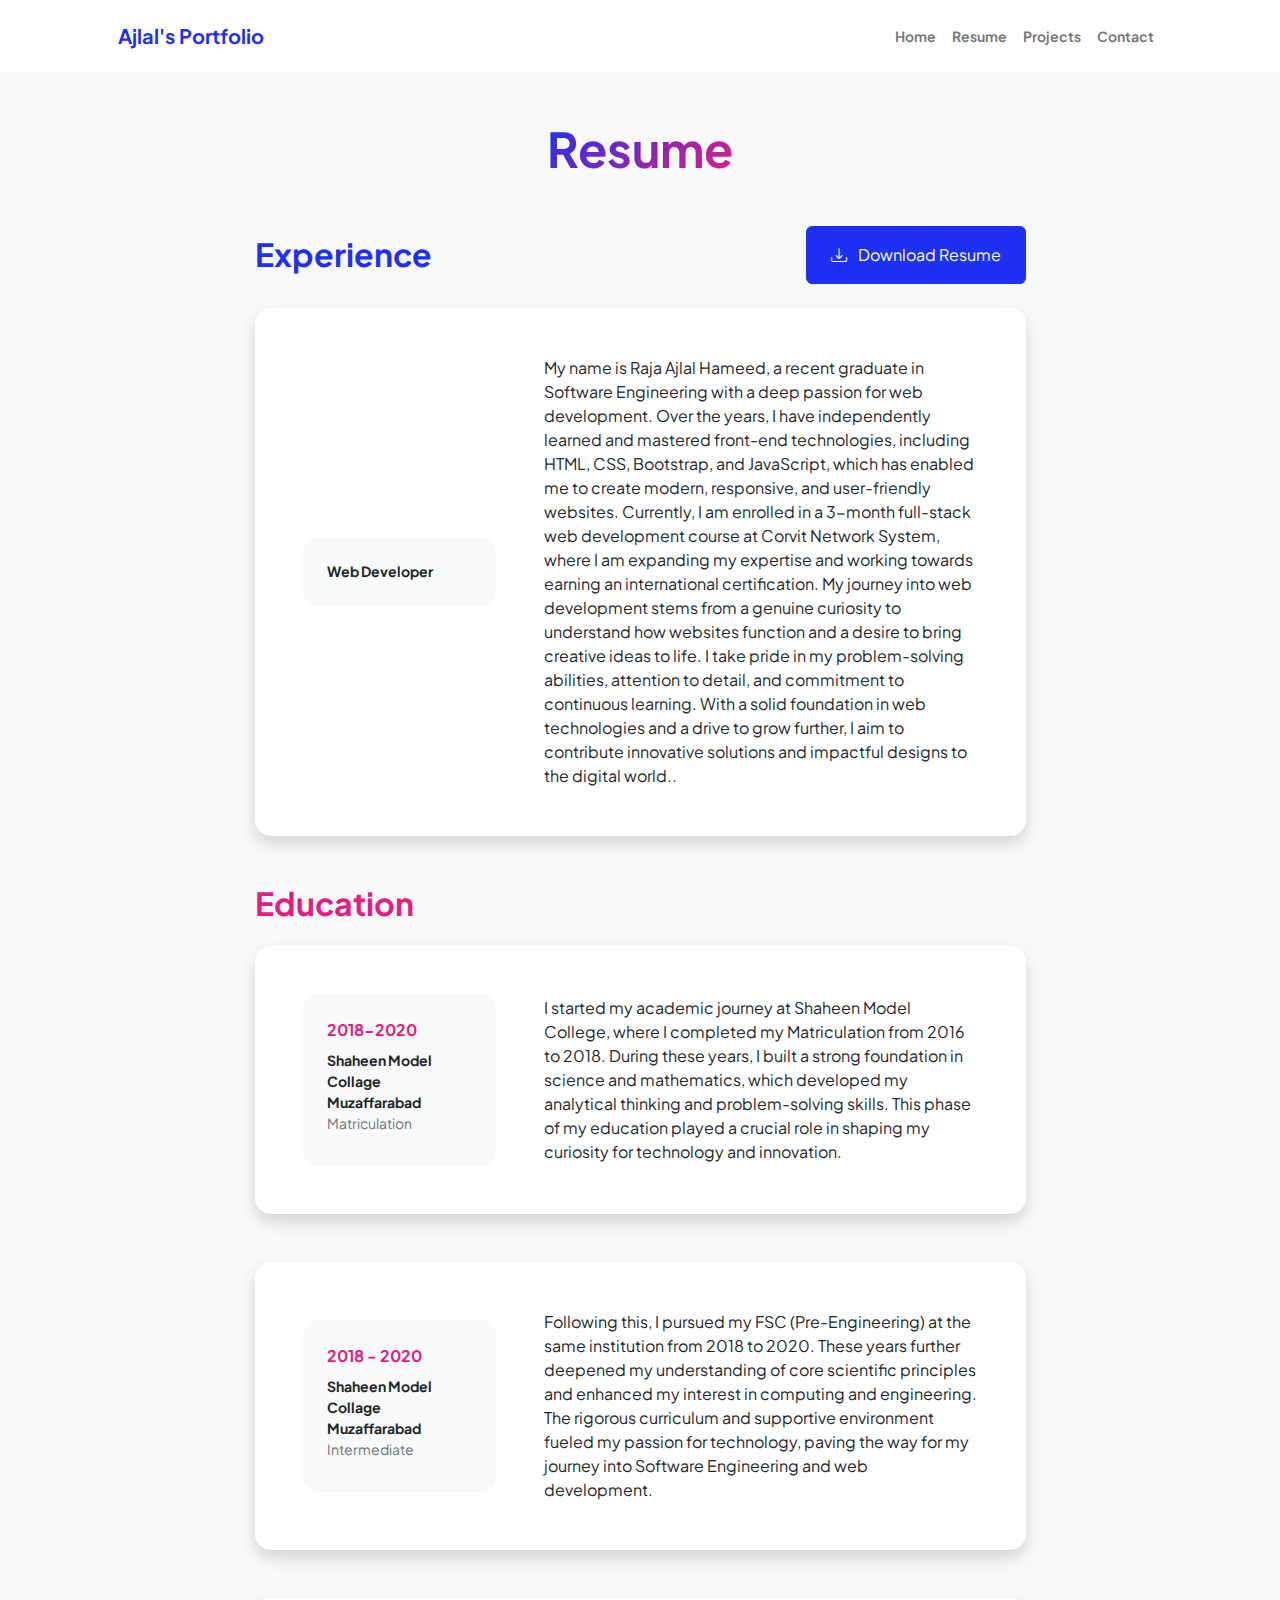
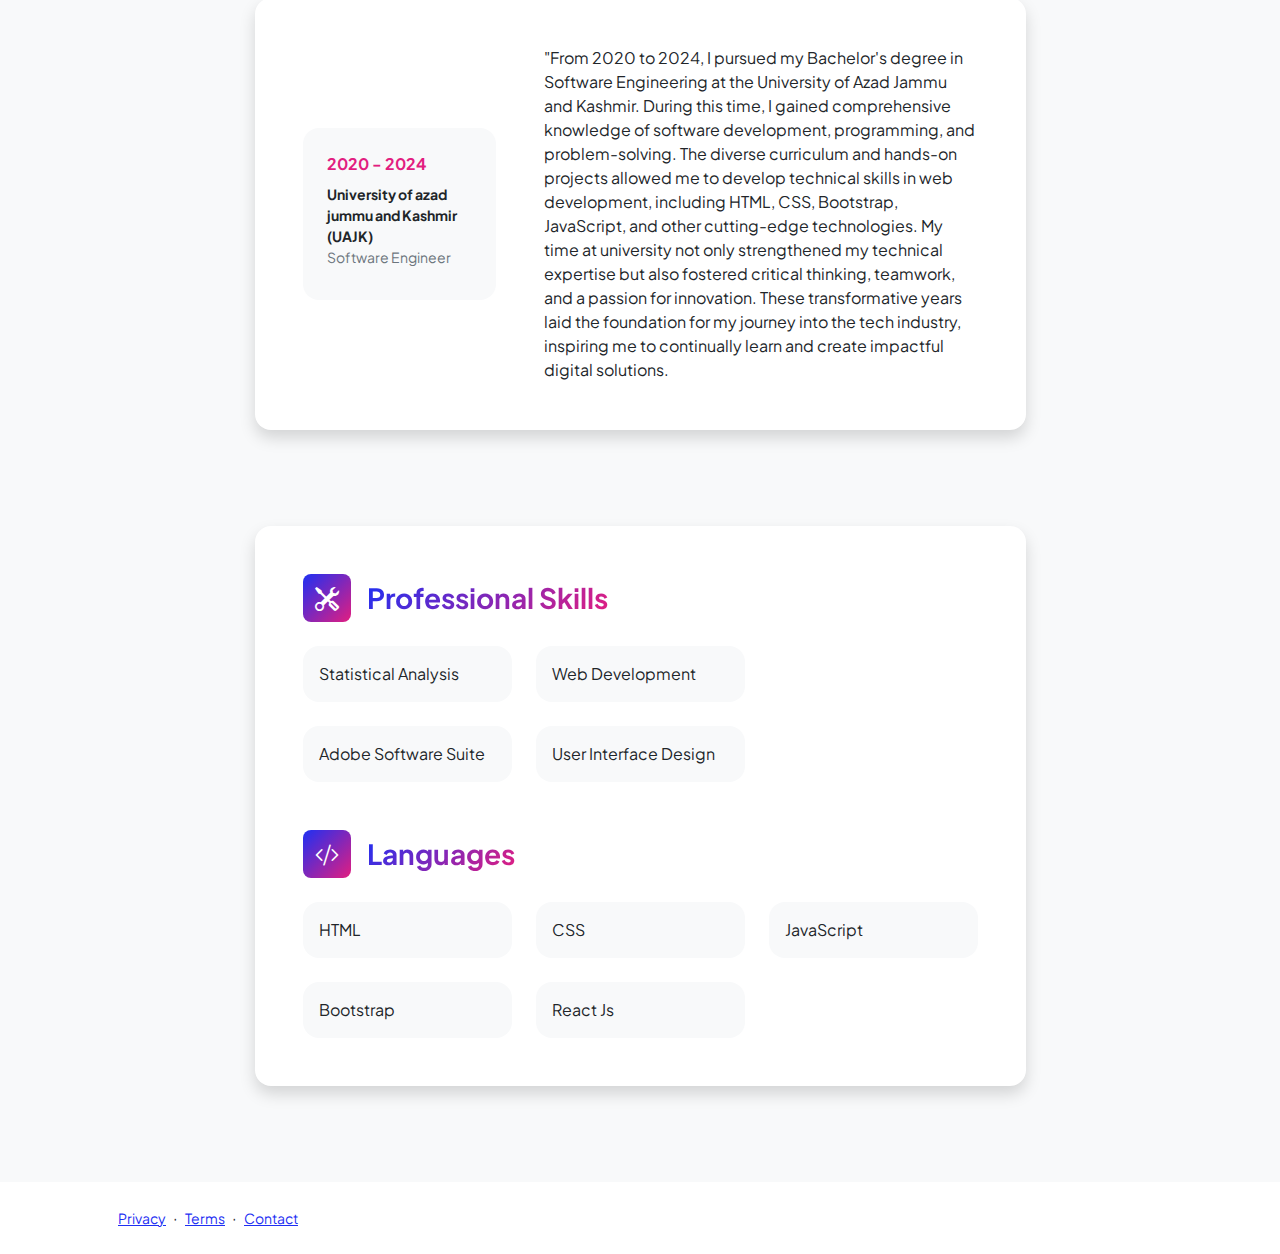
<file: resume.html>
<!DOCTYPE html>
<html lang="en">
    <head>
        <meta charset="utf-8" />
        <meta name="viewport" content="width=device-width, initial-scale=1, shrink-to-fit=no" />
        <meta name="description" content="" />
        <meta name="author" content="" />
        <title>Personal - Start Bootstrap Template</title>
        <!-- Favicon-->
        <link rel="icon" type="image/x-icon" href="assets/favicon.ico" />
        <!-- Custom Google font-->
        <link rel="preconnect" href="https://fonts.googleapis.com" />
        <link rel="preconnect" href="https://fonts.gstatic.com" crossorigin />
        <link href="https://fonts.googleapis.com/css2?family=Plus+Jakarta+Sans:wght@100;200;300;400;500;600;700;800;900&amp;display=swap" rel="stylesheet" />
        <!-- Bootstrap icons-->
        <link href="https://cdn.jsdelivr.net/npm/bootstrap-icons@1.8.1/font/bootstrap-icons.css" rel="stylesheet" />
        <!-- Core theme CSS (includes Bootstrap)-->
        <link href="css/styles.css" rel="stylesheet" />
    </head>
    <body class="d-flex flex-column h-100 bg-light">
        <main class="flex-shrink-0">
            <!-- Navigation-->
            <nav class="navbar navbar-expand-lg navbar-light bg-white py-3">
                <div class="container px-5">
                    <a class="navbar-brand" href="index.html"><span class="fw-bolder text-primary">Ajlal's Portfolio</span></a>
                    <button class="navbar-toggler" type="button" data-bs-toggle="collapse" data-bs-target="#navbarSupportedContent" aria-controls="navbarSupportedContent" aria-expanded="false" aria-label="Toggle navigation"><span class="navbar-toggler-icon"></span></button>
                    <div class="collapse navbar-collapse" id="navbarSupportedContent">
                        <ul class="navbar-nav ms-auto mb-2 mb-lg-0 small fw-bolder">
                            <li class="nav-item"><a class="nav-link" href="index.html">Home</a></li>
                            <li class="nav-item"><a class="nav-link" href="resume.html">Resume</a></li>
                            <li class="nav-item"><a class="nav-link" href="projects.html">Projects</a></li>
                            <li class="nav-item"><a class="nav-link" href="contact.html">Contact</a></li>
                        </ul>
                    </div>
                </div>
            </nav>
            <!-- Page Content-->
            <div class="container px-5 my-5">
                <div class="text-center mb-5">
                    <h1 class="display-5 fw-bolder mb-0"><span class="text-gradient d-inline">Resume</span></h1>
                </div>
                <div class="row gx-5 justify-content-center">
                    <div class="col-lg-11 col-xl-9 col-xxl-8">
                        <!-- Experience Section-->
                        <section>
                            <div class="d-flex align-items-center justify-content-between mb-4">
                                <h2 class="text-primary fw-bolder mb-0">Experience</h2>
                                <!-- Download resume button-->
                                <!-- Note: Set the link href target to a PDF file within your project-->
                                <a class="btn btn-primary px-4 py-3" href="assets/Ajlal-CV.pdf" download="Äjlal-CV.pdf" >
                                    <div class="d-inline-block bi bi-download me-2"></div>
                                    Download Resume
                                </a>
                            </div>
                            <!-- Experience Card 1-->
                            <div class="card shadow border-0 rounded-4 mb-5">
                                <div class="card-body p-5">
                                    <div class="row align-items-center gx-5">
                                        <div class="col text-center text-lg-start mb-4 mb-lg-0">
                                            <div class="bg-light p-4 rounded-4">
                                                <!-- <div class="text-primary fw-bolder mb-2">2019 - Present</div> -->
                                                <div class="small fw-bolder">Web Developer</div>
                                                <!-- <div class="small text-muted">Stark Industries</div> -->
                                                <!-- <div class="small text-muted">Los Angeles, CA</div> -->
                                            </div>
                                        </div>
                                        <div class="col-lg-8"><div>My name is Raja Ajlal Hameed, a recent graduate in Software Engineering with a deep passion for web development. Over the years, I have independently learned and mastered front-end technologies, including HTML, CSS, Bootstrap, and JavaScript, which has enabled me to create modern, responsive, and user-friendly websites. Currently, I am enrolled in a 3-month full-stack web development course at Corvit Network System, where I am expanding my expertise and working towards earning an international certification.

                                            My journey into web development stems from a genuine curiosity to understand how websites function and a desire to bring creative ideas to life. I take pride in my problem-solving abilities, attention to detail, and commitment to continuous learning. With a solid foundation in web technologies and a drive to grow further, I aim to contribute innovative solutions and impactful designs to the digital world..</div></div>
                                    </div>
                                </div>
                            </div>
                            <!-- Experience Card 2-->
                            <!-- <div class="card shadow border-0 rounded-4 mb-5">
                                <div class="card-body p-5">
                                    <div class="row align-items-center gx-5">
                                        <div class="col text-center text-lg-start mb-4 mb-lg-0">
                                            <div class="bg-light p-4 rounded-4">
                                                <div class="text-primary fw-bolder mb-2">2017 - 2019</div>
                                                <div class="small fw-bolder">SEM Specialist</div>
                                                <div class="small text-muted">Wayne Enterprises</div>
                                                <div class="small text-muted">Gotham City, NY</div>
                                            </div>
                                        </div>
                                        <div class="col-lg-8"><div>Lorem ipsum dolor sit amet consectetur adipisicing elit. Delectus laudantium, voluptatem quis repellendus eaque sit animi illo ipsam amet officiis corporis sed aliquam non voluptate corrupti excepturi maxime porro fuga.</div></div>
                                    </div>
                                </div>
                            </div> -->
                        </section>
                        <!-- Education Section-->
                        <section>
                            <h2 class="text-secondary fw-bolder mb-4">Education</h2>
                            <!-- Education Card 1-->
                            <div class="card shadow border-0 rounded-4 mb-5">
                                <div class="card-body p-5">
                                    <div class="row align-items-center gx-5">
                                        <div class="col text-center text-lg-start mb-4 mb-lg-0">
                                            <div class="bg-light p-4 rounded-4">
                                                <div class="text-secondary fw-bolder mb-2">2018-2020</div>
                                                <div class="mb-2">
                                                    <div class="small fw-bolder">Shaheen Model Collage Muzaffarabad</div>
                                                    <div class="small text-muted"> Matriculation</div>
                                                </div>
                                                <!-- <div class="fst-italic">
                                                    <div class="small text-muted">Master's</div>
                                                    <div class="small text-muted">Web Development</div>
                                                </div> -->
                                            </div>
                                        </div>
                                        <div class="col-lg-8"><div>I started my academic journey at Shaheen Model College, where I completed my Matriculation from 2016 to 2018. During these years, I built a strong foundation in science and mathematics, which developed my analytical thinking and problem-solving skills. This phase of my education played a crucial role in shaping my curiosity for technology and innovation.</div></div>
                                    </div>
                                </div>
                            </div>
                            <!-- Education Card 2-->
                            <div class="card shadow border-0 rounded-4 mb-5">
                                <div class="card-body p-5">
                                    <div class="row align-items-center gx-5">
                                        <div class="col text-center text-lg-start mb-4 mb-lg-0">
                                            <div class="bg-light p-4 rounded-4">
                                                <div class="text-secondary fw-bolder mb-2">2018 - 2020</div>
                                                <div class="mb-2">
                                                    <div class="small fw-bolder">Shaheen Model Collage Muzaffarabad</div>
                                                    <div class="small text-muted">Intermediate</div>
                                                </div>
                                                <div class="fst-italic">
                                                    <!-- <div class="small text-muted">Undergraduate</div> -->
                                                    <!-- <div class="small text-muted">Computer Science</div> -->
                                                </div>
                                            </div>
                                        </div>
                                        <div class="col-lg-8"><div>Following this, I pursued my FSC (Pre-Engineering) at the same institution from 2018 to 2020. These years further deepened my understanding of core scientific principles and enhanced my interest in computing and engineering. The rigorous curriculum and supportive environment fueled my passion for technology, paving the way for my journey into Software Engineering and web development.</div></div>
                                    </div>
                                </div>
                            </div>
                        </section>

                        <!-- Education Card 3-->
                        <div class="card shadow border-0 rounded-4 mb-5">
                            <div class="card-body p-5">
                                <div class="row align-items-center gx-5">
                                    <div class="col text-center text-lg-start mb-4 mb-lg-0">
                                        <div class="bg-light p-4 rounded-4">
                                            <div class="text-secondary fw-bolder mb-2">2020 - 2024</div>
                                            <div class="mb-2">
                                                <div class="small fw-bolder">University of azad jummu and Kashmir (UAJK)</div>
                                                <div class="small text-muted">Software Engineer</div>
                                            </div>
                                            <div class="fst-italic">
                                                <!-- <div class="small text-muted">Undergraduate</div> -->
                                                <!-- <div class="small text-muted">Computer Science</div> -->
                                            </div>
                                        </div>
                                    </div>
                                    <div class="col-lg-8"><div>
                                        
                                        
                                        "From 2020 to 2024, I pursued my Bachelor's degree in Software Engineering at the University of Azad Jammu and Kashmir. During this time, I gained comprehensive knowledge of software development, programming, and problem-solving. The diverse curriculum and hands-on projects allowed me to develop technical skills in web development, including HTML, CSS, Bootstrap, JavaScript, and other cutting-edge technologies.
                                        
                                        My time at university not only strengthened my technical expertise but also fostered critical thinking, teamwork, and a passion for innovation. These transformative years laid the foundation for my journey into the tech industry, inspiring me to continually learn and create impactful digital solutions.</div></div>
                                </div>
                            </div>
                        </div>
                    </section>
                        <!-- Divider-->
                        <div class="pb-5"></div>
                        <!-- Skills Section-->
                        <section>
                            <!-- Skillset Card-->
                            <div class="card shadow border-0 rounded-4 mb-5">
                                <div class="card-body p-5">
                                    <!-- Professional skills list-->
                                    <div class="mb-5">
                                        <div class="d-flex align-items-center mb-4">
                                            <div class="feature bg-primary bg-gradient-primary-to-secondary text-white rounded-3 me-3"><i class="bi bi-tools"></i></div>
                                            <h3 class="fw-bolder mb-0"><span class="text-gradient d-inline">Professional Skills</span></h3>
                                        </div>
                                        <div class="row row-cols-1 row-cols-md-3 mb-4">
                                            <!-- <div class="col mb-4 mb-md-0"><div class="d-flex align-items-center bg-light rounded-4 p-3 h-100">SEO/SEM Marketing</div></div> -->
                                            <div class="col mb-4 mb-md-0"><div class="d-flex align-items-center bg-light rounded-4 p-3 h-100">Statistical Analysis</div></div>
                                            <div class="col"><div class="d-flex align-items-center bg-light rounded-4 p-3 h-100">Web Development</div></div>
                                        </div>
                                        <div class="row row-cols-1 row-cols-md-3">
                                            <!-- <div class="col mb-4 mb-md-0"><div class="d-flex align-items-center bg-light rounded-4 p-3 h-100">Network Security</div></div> -->
                                            <div class="col mb-4 mb-md-0"><div class="d-flex align-items-center bg-light rounded-4 p-3 h-100">Adobe Software Suite</div></div>
                                            <div class="col"><div class="d-flex align-items-center bg-light rounded-4 p-3 h-100">User Interface Design</div></div>
                                        </div>
                                    </div>
                                    <!-- Languages list-->
                                    <div class="mb-0">
                                        <div class="d-flex align-items-center mb-4">
                                            <div class="feature bg-primary bg-gradient-primary-to-secondary text-white rounded-3 me-3"><i class="bi bi-code-slash"></i></div>
                                            <h3 class="fw-bolder mb-0"><span class="text-gradient d-inline">Languages</span></h3>
                                        </div>
                                        <div class="row row-cols-1 row-cols-md-3 mb-4">
                                            <div class="col mb-4 mb-md-0"><div class="d-flex align-items-center bg-light rounded-4 p-3 h-100">HTML</div></div>
                                            <div class="col mb-4 mb-md-0"><div class="d-flex align-items-center bg-light rounded-4 p-3 h-100">CSS</div></div>
                                            <div class="col"><div class="d-flex align-items-center bg-light rounded-4 p-3 h-100">JavaScript</div></div>
                                        </div>
                                        <div class="row row-cols-1 row-cols-md-3">
                                            <div class="col mb-4 mb-md-0"><div class="d-flex align-items-center bg-light rounded-4 p-3 h-100">Bootstrap</div></div>
                                            <div class="col mb-4 mb-md-0"><div class="d-flex align-items-center bg-light rounded-4 p-3 h-100">React Js</div></div>
                                            <!-- <div class="col"><div class="d-flex align-items-center bg-light rounded-4 p-3 h-100">Node.js</div></div> -->
                                        </div>
                                    </div>
                                </div>
                            </div>
                        </section>
                    </div>
                </div>
            </div>
        </main>
        <!-- Footer-->
        <footer class="bg-white py-4 mt-auto">
            <div class="container px-5">
                <div class="row align-items-center justify-content-between flex-column flex-sm-row">
                    <!-- <div class="col-auto"><div class="small m-0">Copyright &copy; Your Website 2023</div></div> -->
                    <div class="col-auto">
                        <a class="small" href="#!">Privacy</a>
                        <span class="mx-1">&middot;</span>
                        <a class="small" href="#!">Terms</a>
                        <span class="mx-1">&middot;</span>
                        <a class="small" href="#!">Contact</a>
                    </div>
                </div>
            </div>
        </footer>
        <!-- Bootstrap core JS-->
        <script src="https://cdn.jsdelivr.net/npm/bootstrap@5.2.3/dist/js/bootstrap.bundle.min.js"></script>
        <!-- Core theme JS-->
        <script src="js/scripts.js"></script>
    </body>
</html>
</file>
